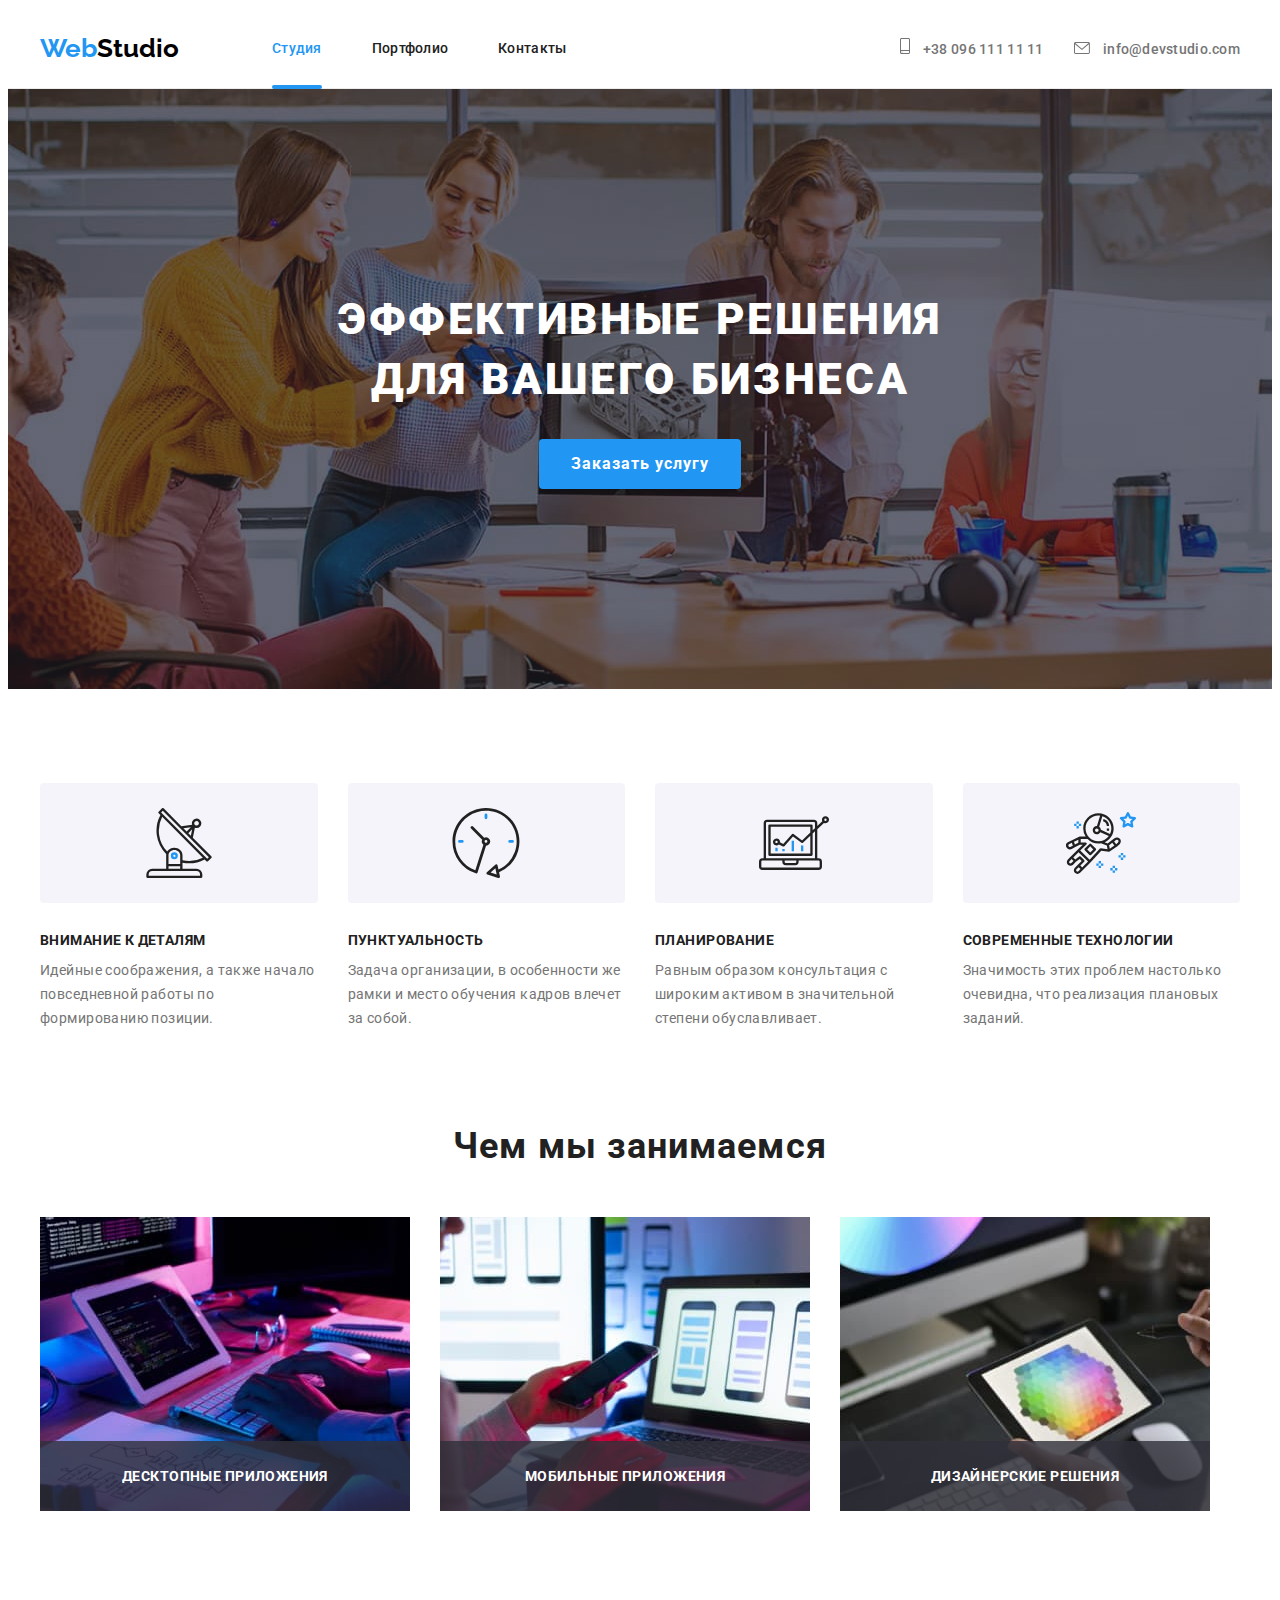
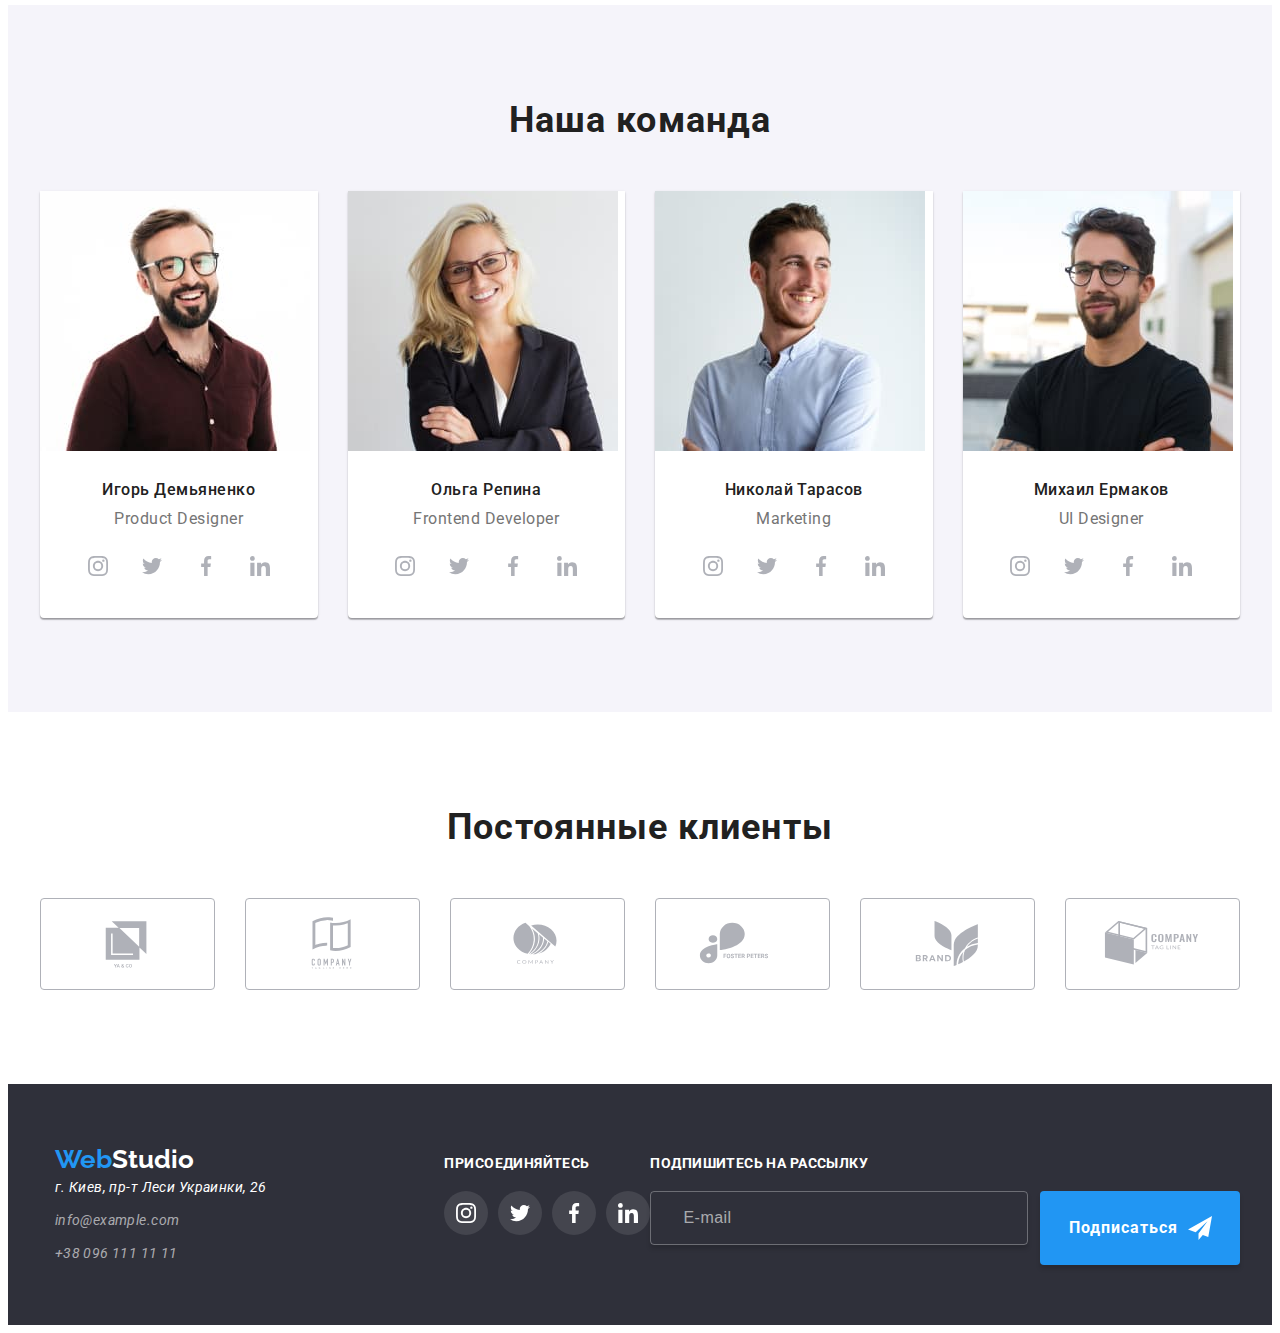
<file: index.html>
<!DOCTYPE html>
<html lang="ru">
    <head>
        <meta charset="UTF-8" />
        <meta http-equiv="X-UA-Compatible" content="IE=edge" />
        <meta name="viewport" content="width=device-width, initial-scale=1.0" />
        <title>Студия</title>
        <link rel="preconnect" href="https://fonts.googleapis.com" />
        <link rel="preconnect" href="https://fonts.gstatic.com" crossorigin />
        <link
            href="https://fonts.googleapis.com/css2?family=Raleway:wght@700&family=Roboto:wght@400;500;700;900&display=swap"
            rel="stylesheet"
        />
        <link rel="stylesheet" href="https://cdnjs.cloudflare.com/ajax/libs/modern-normalize/1.1.0/modern-normalize.min.css"
            integrity="sha512-wpPYUAdjBVSE4KJnH1VR1HeZfpl1ub8YT/NKx4PuQ5NmX2tKuGu6U/JRp5y+Y8XG2tV+wKQpNHVUX03MfMFn9Q=="
            crossorigin="anonymous" referrerpolicy="no-referrer" />
        <link rel="stylesheet" href="./css/main.min.css" />
    </head>

    <body>
        <header class="page-header">
            <div class="container container__page-header">
                    <a href="./index.html" class="logo page-header__logo" lang="en"
                        >Web<span class="logo__dark">Studio</span></a
                    >
                    <button type="button" class="menu-button" aria-expanded="false" data-menu-btn>
                        <svg width="40" height="40" aria-label="Переключатель мобильного меню">
                            <use class="menu-button__open" href="./images/icons.svg#mobile-menu"></use>
                            <use class="menu-button__close" href="./images/icons.svg#close_mobile-menu"></use>
                        </svg>
                    </button>
                    <div class="mobile-menu" data-menu>
<nav class="navigation">
    <ul class="navigation__list">
        <li class="navigation__item">
            <a class="navigation__link navigation__link--current" href="./index.html">Студия</a>
        </li>
        <li class="navigation__item">
            <a class="navigation__link" href="./portfolio.html">Портфолио</a>
        </li>
        <li class="navigation__item">
            <a class="navigation__link" href="#footer">Контакты</a>
        </li>
    </ul>
</nav>

                    </div>
                
                
                <ul class="contacts">
                    <li class="contacts__item">
                        <a class="contacts__link contacts__link--mobile" href="mailto:info@devstudio.com">
                            <svg class="contacts__icon" width="16" height="12">
                                <use href="./images/icons.svg#icon-email"></use>
                            </svg>
                            info@devstudio.com
                        </a>
                    </li>
                    <li class="contacts__item">
                        <a class="contacts__link contacts__link--mobile" href="tel:+380961111111">
                            <svg class="contacts__icon" width="10" height="16">
                                <use href="./images/icons.svg#icon-tel"></use>
                            </svg>
                            +38 096 111 11 11
                        </a>
                    </li>
                </ul>
                                    <ul class="mobile-socials">
                                        <li class="mobile-socials__item"><a href="" class="mobile-socials__link">Instagram</a></li>
                                        <li class="mobile-socials__item"><a href="" class="mobile-socials__link">Twitter</a></li>
                                        <li class="mobile-socials__item"><a href="" class="mobile-socials__link">Facebook</a></li>
                                        <li class="mobile-socials__item"><a href="" class="mobile-socials__link">LinkedIn</a></li>
                                    </ul>
            </div>
        </header>
        <main>
            <section class="hero">
                <div class="container">
                    <h1 class="hero__title">
                        Эффективные решения <br />
                        для вашего бизнеса
                    </h1>
                    <button class="hero__btn" type="button" data-modal-open>Заказать услугу</button>
                </div>
            </section>
            <section class="section">
                <div class="container">
                    <h2 class="visually-hidden">Наши достоинства</h2>
                    <ul class="benefits">
                        <li class="benefits__item">
                            <div class="benefits__inner">
                                <svg width="70" height="70">
                                    <use href="./images/icons.svg#icon-antenna"></use>
                                </svg>
                            </div>
                            <h3 class="benefits__title">Внимание к деталям</h3>
                            <p class="benefits__text">
                                Идейные соображения, а также начало повседневной работы по
                                формированию позиции.
                            </p>
                        </li>
                        <li class="benefits__item">
                            <div class="benefits__inner">
                                <svg width="70" height="70">
                                    <use href="./images/icons.svg#icon-clock"></use>
                                </svg>
                            </div>
                            <h3 class="benefits__title">Пунктуальность</h3>
                            <p class="benefits__text">
                                Задача организации, в особенности же рамки и место обучения кадров
                                влечет за собой.
                            </p>
                        </li>
                        <li class="benefits__item">
                            <div class="benefits__inner">
                                <svg width="70" height="70">
                                    <use href="./images/icons.svg#icon-diagram"></use>
                                </svg>
                            </div>
                            <h3 class="benefits__title">Планирование</h3>
                            <p class="benefits__text">
                                Равным образом консультация с широким активом в значительной степени
                                обуславливает.
                            </p>
                        </li>
                        <li class="benefits__item">
                            <div class="benefits__inner">
                                <svg width="70" height="70">
                                    <use href="./images/icons.svg#icon-astronaut"></use>
                                </svg>
                            </div>
                            <h3 class="benefits__title">Современные технологии</h3>
                            <p class="benefits__text">
                                Значимость этих проблем настолько очевидна, что реализация плановых
                                заданий.
                            </p>
                        </li>
                    </ul>
                </div>
            </section>
            <section class="section section--no-padding">
                <div class="container">
                    <h2 class="section__title">Чем мы занимаемся</h2>
                    <ul class="about">
                        <li class="about__item">
                            <div class="about__inner">
                            <picture>
                                <source srcset="
                                                        ./images/about-img-1-1x.jpg 1x,
                                                        ./images/about-img-1-2x.jpg 2x">
                                <img src="./images/about-img-1-1x.jpg" alt="Разработчик печатает">
                            </picture>
                                <p class="about__text">Десктопные приложения</p>
                            </div>
                        </li>
                        <li class="about__item">
                            <div class="about__inner">
                                <picture>
                                    <source srcset="
                                                                ./images/about-img-2-1x.jpg 1x,
                                                                ./images/about-img-2-2x.jpg 2x">
                                    <img src="./images/about-img-2-1x.jpg" alt="Подбор дизайна мобильного приложения"/>
                                </picture>
                            
                                <p class="about__text">Мобильные приложения</p>
                            </div>
                        </li>
                        <li class="about__item">
                            <div class="about__inner">
                                <picture>
                                    <source srcset="
                                                        ./images/about-img-3-1x.jpg 1x,
                                                        ./images/about-img-3-2x.jpg 2x">
                                    <img src="./images/about-img-3-1x.jpg" alt="Дизайнер выбирает цвет на планшете с помощью ручки"/>
                                
                                </picture>
                                <p class="about__text">Дизайнерские решения</p>
                            </div>
                        </li>
                    </ul>
                </div>
            </section>
            <section class="section section--background-change">
                <div class="container">
                    <h2 class="section__title">Наша команда</h2>
                    <ul class="team">
                        <li class="team__item">
                                        <picture>
                                                        <source srcset="
                                                                                ./images/product-designer-desk-1x.jpg 1x,
                                                                                ./images/product-designer-desk-2x.jpg 2x" media="(min-width: 1200px)">
                                                        <source srcset="
                                                                                ./images/product-designer-tab-1x.jpg 1x,
                                                                                ./images/product-designer-tab-2x.jpg 2x" media="(min-width: 768px)">
                                                        <source srcset="
                                                                                ./images/product-designer-mob-1x.jpg 1x,
                                                                                ./images/product-designer-mob-2x.jpg 2x" media="(max-width: 767.9px)">
                                                        <img src="./images/product-designer.jpg" alt="Фотография мужчины в очках и рубашке"/>
                                        </picture>
                            
                            <div class="team__inner">
                                <h3 class="team__title">Игорь Демьяненко</h3>
                                <p class="team__text" lang="en">Product Designer</p>
                                <ul class="social">
                                    <li class="social__item">
                                        <a
                                            class="social__link"
                                            href=""
                                            target="_blank"
                                            rel="noopener noreferrer nofollow"
                                        >
                                            <svg class="icon" width="20" height="20">
                                                <use href="./images/icons.svg#icon-instagram"></use>
                                            </svg>
                                        </a>
                                    </li>
                                    <li class="social__item">
                                        <a
                                            class="social__link"
                                            href=""
                                            target="_blank"
                                            rel="noopener noreferrer nofollow"
                                        >
                                            <svg width="20" height="20">
                                                <use href="./images/icons.svg#icon-twitter"></use>
                                            </svg>
                                        </a>
                                    </li>
                                    <li class="social__item">
                                        <a
                                            class="social__link"
                                            href=""
                                            target="_blank"
                                            rel="noopener noreferrer nofollow"
                                        >
                                            <svg width="20" height="20">
                                                <use href="./images/icons.svg#icon-facebook"></use>
                                            </svg>
                                        </a>
                                    </li>
                                    <li class="social__item">
                                        <a
                                            class="social__link"
                                            href=""
                                            target="_blank"
                                            rel="noopener noreferrer nofollow"
                                        >
                                            <svg width="20" height="20">
                                                <use href="./images/icons.svg#icon-linkedin"></use>
                                            </svg>
                                        </a>
                                    </li>
                                </ul>
                            </div>
                        </li>
                        <li class="team__item">
                            <picture>
                                <source srcset="
                                                        ./images/frontend-developer-desk-1x.jpg 1x,
                                                        ./images/frontend-developer-desk-2x.jpg 2x" media="(min-width: 1200px)">
                                <source srcset="
                                                        ./images/frontend-developer-tab-1x.jpg 1x,
                                                        ./images/frontend-developer-tab-2x.jpg 2x" media="(min-width: 768px)">
                                <source srcset="
                                                        ./images/frontend-developer-mob-1x.jpg 1x,
                                                        ./images/frontend-developer-mob-2x.jpg 2x" media="(max-width: 767.9px)">
                                <img src="./images/frontend-developer.jpg" alt="Фотография женщины в очках и пиджаке"/>
                            </picture>
                            
                            <div class="team__inner">
                                <h3 class="team__title">Ольга Репина</h3>
                                <p class="team__text" lang="en">Frontend Developer</p>
                                <ul class="social">
                                    <li class="social__item">
                                        <a
                                            class="social__link"
                                            href=""
                                            target="_blank"
                                            rel="noopener noreferrer nofollow"
                                        >
                                            <svg width="20" height="20">
                                                <use href="./images/icons.svg#icon-instagram"></use>
                                            </svg>
                                        </a>
                                    </li>
                                    <li class="social__item">
                                        <a
                                            class="social__link"
                                            href=""
                                            target="_blank"
                                            rel="noopener noreferrer nofollow"
                                        >
                                            <svg width="20" height="20">
                                                <use href="./images/icons.svg#icon-twitter"></use>
                                            </svg>
                                        </a>
                                    </li>
                                    <li class="social__item">
                                        <a
                                            class="social__link"
                                            href=""
                                            target="_blank"
                                            rel="noopener noreferrer nofollow"
                                        >
                                            <svg width="20" height="20">
                                                <use href="./images/icons.svg#icon-facebook"></use>
                                            </svg>
                                        </a>
                                    </li>
                                    <li class="social__item">
                                        <a
                                            class="social__link"
                                            href=""
                                            target="_blank"
                                            rel="noopener noreferrer nofollow"
                                        >
                                            <svg width="20" height="20">
                                                <use href="./images/icons.svg#icon-linkedin"></use>
                                            </svg>
                                        </a>
                                    </li>
                                </ul>
                            </div>
                        </li>
                        <li class="team__item">
                                                    <picture>
                                                        <source srcset="
                                                                                    ./images/marketing-desk-1x.jpg 1x,
                                                                                    ./images/marketing-desk-2x.jpg 2x" media="(min-width: 1200px)">
                                                        <source srcset="
                                                                                    ./images/marketing-tab-1x.jpg 1x,
                                                                                    ./images/marketing-tab-2x.jpg 2x" media="(min-width: 768px)">
                                                        <source srcset="
                                                                                    ./images/marketing-mob-1x.jpg 1x,
                                                                                    ./images/marketing-mob-2x.jpg 2x" media="(max-width: 767.9px)">
                                                        <img src="./images/marketing.jpg" alt="Фотография мужчины в голубой рубашке"/>
                                                    </picture>
                           
                            <div class="team__inner">
                                <h3 class="team__title">Николай Тарасов</h3>
                                <p class="team__text" lang="en">Marketing</p>
                                <ul class="social">
                                    <li class="social__item">
                                        <a
                                            class="social__link"
                                            href=""
                                            target="_blank"
                                            rel="noopener noreferrer nofollow"
                                        >
                                            <svg width="20" height="20">
                                                <use href="./images/icons.svg#icon-instagram"></use>
                                            </svg>
                                        </a>
                                    </li>
                                    <li class="social__item">
                                        <a
                                            class="social__link"
                                            href=""
                                            target="_blank"
                                            rel="noopener noreferrer nofollow"
                                        >
                                            <svg width="20" height="20">
                                                <use href="./images/icons.svg#icon-twitter"></use>
                                            </svg>
                                        </a>
                                    </li>
                                    <li class="social__item">
                                        <a
                                            class="social__link"
                                            href=""
                                            target="_blank"
                                            rel="noopener noreferrer nofollow"
                                        >
                                            <svg width="20" height="20">
                                                <use href="./images/icons.svg#icon-facebook"></use>
                                            </svg>
                                        </a>
                                    </li>
                                    <li class="social__item">
                                        <a
                                            class="social__link"
                                            href=""
                                            target="_blank"
                                            rel="noopener noreferrer nofollow"
                                        >
                                            <svg width="20" height="20">
                                                <use href="./images/icons.svg#icon-linkedin"></use>
                                            </svg>
                                        </a>
                                    </li>
                                </ul>
                            </div>
                        </li>
                        <li class="team__item">
                            <picture>
                                <source srcset="
                                                            ./images/ui-designer-desk-1x.jpg 1x,
                                                            ./images/ui-designer-desk-2x.jpg 2x" media="(min-width: 1200px)">
                                <source srcset="
                                                            ./images/ui-designer-tab-1x.jpg 1x,
                                                            ./images/ui-designer-tab-2x.jpg 2x" media="(min-width: 768px)">
                                <source srcset="
                                                            ./images/ui-designer-mob-1x.jpg 1x,
                                                            ./images/ui-designer-mob-2x.jpg 2x" media="(max-width: 767.9px)">
                            <img src="./images/ui-designer.jpg" alt="Фотография мужчины в очках и чёрной футболке" />
                            </picture>
                            
                            <div class="team__inner">
                                <h3 class="team__title">Михаил Ермаков</h3>
                                <p class="team__text" lang="en">UI Designer</p>
                                <ul class="social">
                                    <li class="social__item">
                                        <a
                                            class="social__link"
                                            href=""
                                            target="_blank"
                                            rel="noopener noreferrer nofollow"
                                        >
                                            <svg width="20" height="20">
                                                <use href="./images/icons.svg#icon-instagram"></use>
                                            </svg>
                                        </a>
                                    </li>
                                    <li class="social__item">
                                        <a
                                            class="social__link"
                                            href=""
                                            target="_blank"
                                            rel="noopener noreferrer nofollow"
                                        >
                                            <svg width="20" height="20">
                                                <use href="./images/icons.svg#icon-twitter"></use>
                                            </svg>
                                        </a>
                                    </li>
                                    <li class="social__item">
                                        <a
                                            class="social__link"
                                            href=""
                                            target="_blank"
                                            rel="noopener noreferrer nofollow"
                                        >
                                            <svg width="20" height="20">
                                                <use href="./images/icons.svg#icon-facebook"></use>
                                            </svg>
                                        </a>
                                    </li>
                                    <li class="social__item">
                                        <a
                                            class="social__link"
                                            href=""
                                            target="_blank"
                                            rel="noopener noreferrer nofollow"
                                        >
                                            <svg width="20" height="20">
                                                <use href="./images/icons.svg#icon-linkedin"></use>
                                            </svg>
                                        </a>
                                    </li>
                                </ul>
                            </div>
                        </li>
                    </ul>
                </div>
            </section>
            <section class="section">
                <div class="container">
                    <h2 class="section__title">Постоянные клиенты</h2>
                    <ul class="company">
                        <li class="company__item">
                            <a class="company__link" href="">
                                <svg class="company__icon" width="106" height="60">
                                    <use href="./images/icons.svg#icon-logo"></use>
                                </svg>
                            </a>
                        </li>
                        <li class="company__item">
                            <a class="company__link" href="">
                                <svg class="company__icon" width="106" height="60">
                                    <use href="./images/icons.svg#icon-logo-1"></use>
                                </svg>
                            </a>
                        </li>
                        <li class="company__item">
                            <a class="company__link" href="">
                                <svg class="company__icon" width="106" height="60">
                                    <use href="./images/icons.svg#icon-logo-2"></use>
                                </svg>
                            </a>
                        </li>
                        <li class="company__item">
                            <a class="company__link" href="">
                                <svg class="company__icon" width="106" height="60">
                                    <use href="./images/icons.svg#icon-logo-3"></use>
                                </svg>
                            </a>
                        </li>
                        <li class="company__item">
                            <a class="company__link" href="">
                                <svg class="company__icon" width="106" height="60">
                                    <use href="./images/icons.svg#icon-logo-4"></use>
                                </svg>
                            </a>
                        </li>
                        <li class="company__item">
                            <a class="company__link" href="">
                                <svg class="company__icon" width="106" height="60">
                                    <use href="./images/icons.svg#icon-logo-5"></use>
                                </svg>
                            </a>
                        </li>
                    </ul>
                </div>
            </section>
        </main>
        <footer class="page-footer" id="footer">
            <div class="container container__page-footer">
                <div class="page-footer__wrap">
                    <div class="footer-nav">
                        <a href="./index.html" class="logo" lang="en">Web<span class="logo__light">Studio</span></a>
                        <address class="address">
                            <ul>
                                <li class="address__item">
                                    <a class="address__link address__link--white" href="https://goo.gl/maps/MPY8tiYrMEpFKNov8" target="_blank"
                                        rel="noopener noreferrer nofollow">г. Киев, пр-т Леси Украинки, 26</a>
                                </li>
                                <li class="address__item">
                                    <a class="address__link" href="mailto:info@example.com">info@example.com</a>
                                </li>
                                <li class="address__item">
                                    <a class="address__link" href="tel:+380961111111">+38 096 111 11 11</a>
                                </li>
                            </ul>
                        </address>
                    </div>
                </div>
                <div class="page-footer__icons-wrap">
                    <p class="page-footer__text">Присоединяйтесь</p>
                    <ul class="social">
                        <li class="social__item">
                            <a
                                class="social__link--white"
                                href="https://www.instagram.com/"
                                target="_blank"
                                rel="noopener noreferrer nofollow"
                            >
                                <svg width="20" height="20">
                                    <use href="./images/icons.svg#icon-instagram"></use>
                                </svg>
                            </a>
                        </li>
                        <li class="social__item">
                            <a
                                class="social__link--white"
                                href="https://twitter.com/"
                                target="_blank"
                                rel="noopener noreferrer nofollow"
                            >
                                <svg width="20" height="20">
                                    <use href="./images/icons.svg#icon-twitter"></use>
                                </svg>
                            </a>
                        </li>
                        <li class="social__item">
                            <a
                                class="social__link--white"
                                href="https://www.facebook.com/"
                                target="_blank"
                                rel="noopener noreferrer nofollow"
                            >
                                <svg width="20" height="20">
                                    <use href="./images/icons.svg#icon-facebook"></use>
                                </svg>
                            </a>
                        </li>
                        <li class="social__item">
                            <a
                                class="social__link--white"
                                href="https://www.linkedin.com/"
                                target="_blank"
                                rel="noopener noreferrer nofollow"
                            >
                                <svg width="20" height="20">
                                    <use href="./images/icons.svg#icon-linkedin"></use>
                                </svg>
                            </a>
                        </li>
                    </ul>
                </div>
                <form class="footer-form">
                    <p class="footer-form__text">Подпишитесь на рассылку</p>
                    <div class="footer-form__inner">
                        <input
                            class="footer-form__input"
                            type="email"
                            name="email"
                            placeholder="E-mail"
                        />
                        <button class="page-footer__btn" type="submit">
                            Подписаться
                            <svg class="btn__icon" width="24" height="24">
                                <use href="./images/icons.svg#icon-send"></use>
                            </svg>
                        </button>
                    </div>
                </form>
            </div>
        </footer>
        <div class="backdrop backdrop--is-hidden" data-modal>
            <div class="modal-form__wrap">
                <form class="modal-form">
                    <button class="modal-form__close-btn" data-modal-close>
                        <svg class="modal-form__close-icon" width="18" height="18">
                            <use href="./images/icons.svg#icon-close-black"></use>
                        </svg>
                    </button>
                    <p class="modal-form__title">Оставьте свои данные, мы вам перезвоним</p>
                    <label class="modal-form__field"
                        >Имя
                        <input
                            class="modal-form__input"
                            type="text"
                            name="name"
                            placeholder=" "
                            data-placeholder="Имя Фамилия"
                        />
                        <svg class="modal-form__icon" width="18" height="18">
                            <use href="./images/icons.svg#icon-person-form"></use>
                        </svg>
                    </label>
                    <label class="modal-form__field"
                        >Телефон
                        <input
                            class="modal-form__input"
                            type="tel"
                            name="tel"
                            id="tel"
                            placeholder=" "
                            data-placeholder="+3800-00-00-000"
                        />
                        <svg class="modal-form__icon" width="18" height="18">
                            <use href="./images/icons.svg#icon-phone-form"></use>
                        </svg>
                    </label>
                    <label class="modal-form__field">
                        Почта
                        <input
                            class="modal-form__input"
                            type="email"
                            name="email"
                            id="email"
                            placeholder=" "
                            data-placeholder="mail@mail.com"
                        />
                        <svg class="modal-form__icon" width="18" height="18">
                            <use href="./images/icons.svg#icon-email-form"></use>
                        </svg>
                    </label>
                    <label class="modal-form__field modal-form__field--margin"
                        >Комментарий<textarea
                            class="modal-form__textarea"
                            name="comment"
                            placeholder="Введите текст"
                            data-placeholder="Введите текст"
                        ></textarea>
                    </label>
                    <label class="modal-form__terms">
                        <input
                            class="modal-form__checkbox visually-hidden"
                            type="checkbox"
                            name="checkbox"
                        />
                        <svg class="modal-form__checkbox-icon" width="16" height="15">
                            <use href="images/icons.svg#icon-checkbox"></use>
                        </svg>
                        <svg class="modal-form__check-icon" width="16" height="15">
                            <use href="images/icons.svg#icon-check"></use>
                        </svg>
                        Соглашаюсь с рассылкой и принимаю&nbsp;<a class="modal-form__link" href="#"
                            >Условия договора</a
                        >
                    </label>
                    <button class="modal-form__btn" type="submit">Отправить</button>
                </form>
            </div>
        </div>
        <script src="./js/modal.js"></script>
        <script src="./js/mobile-menu.js"></script>
    </body>
</html>
</file>
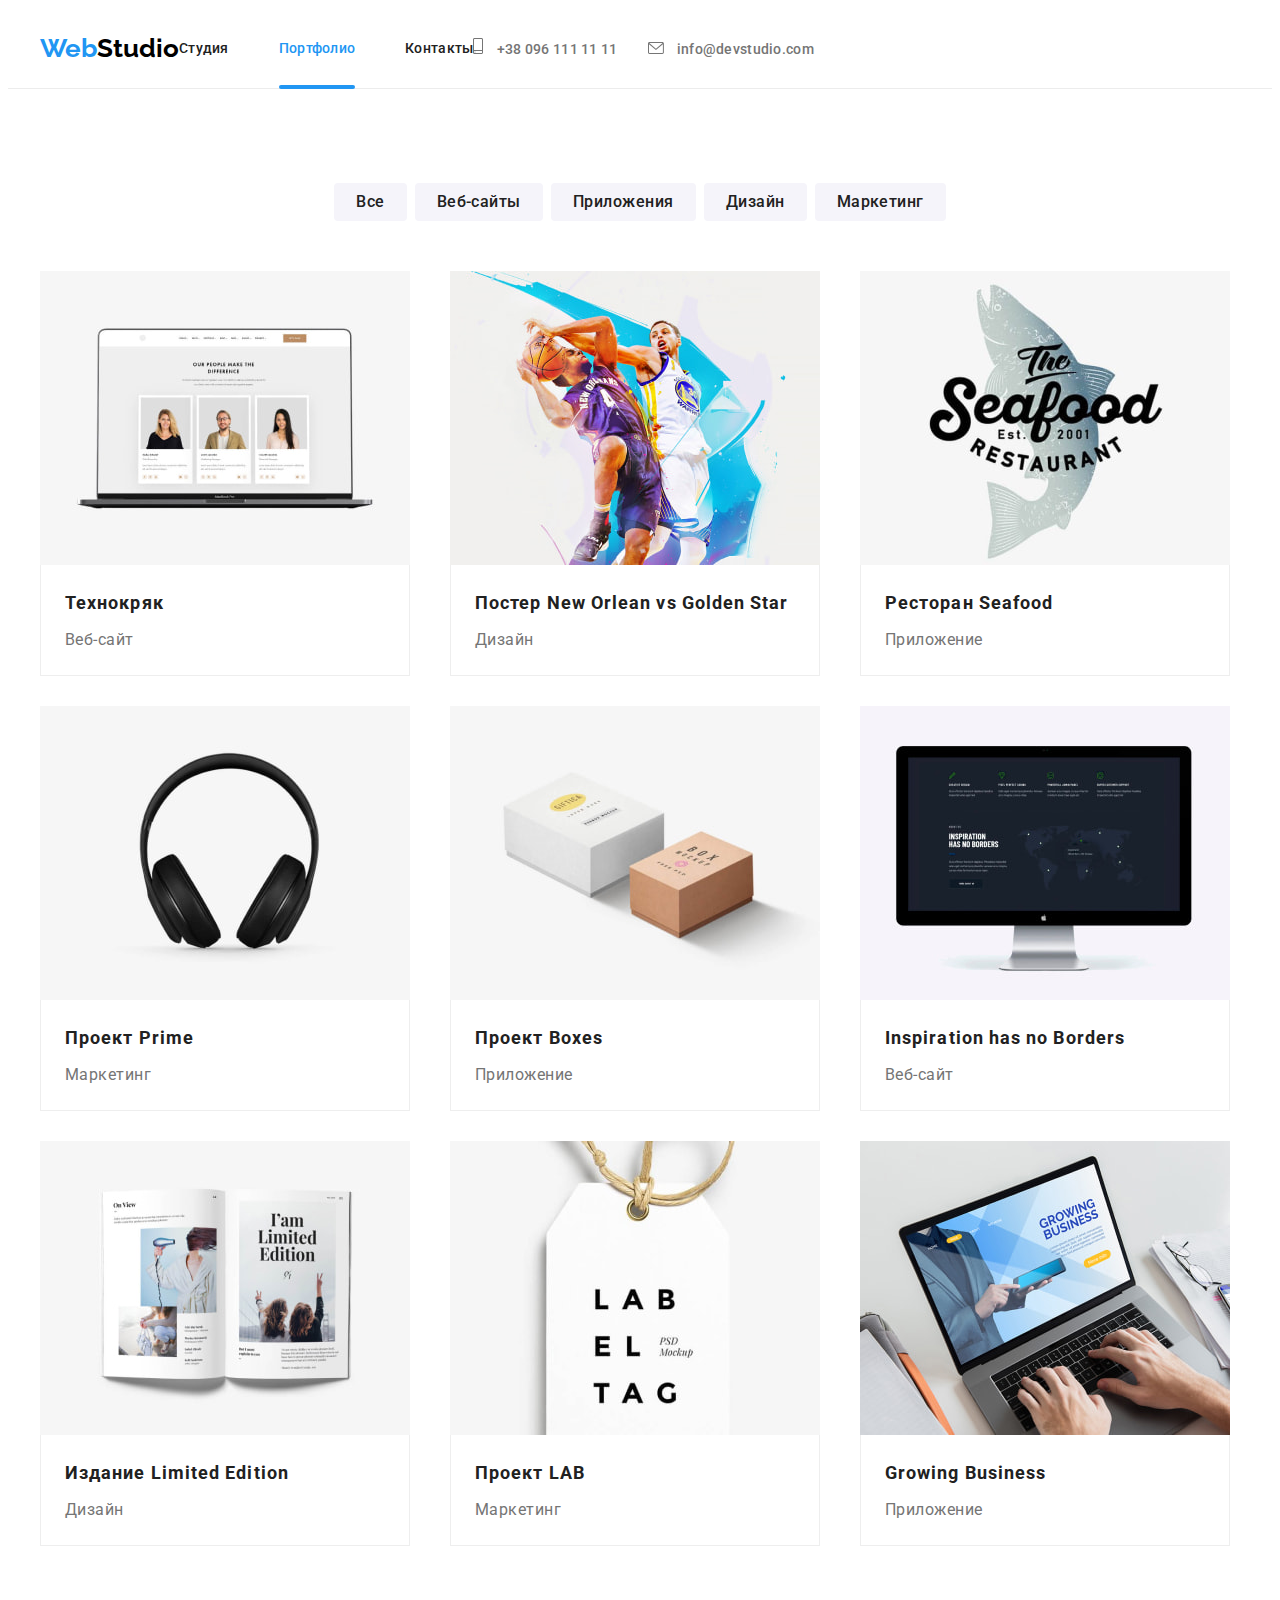
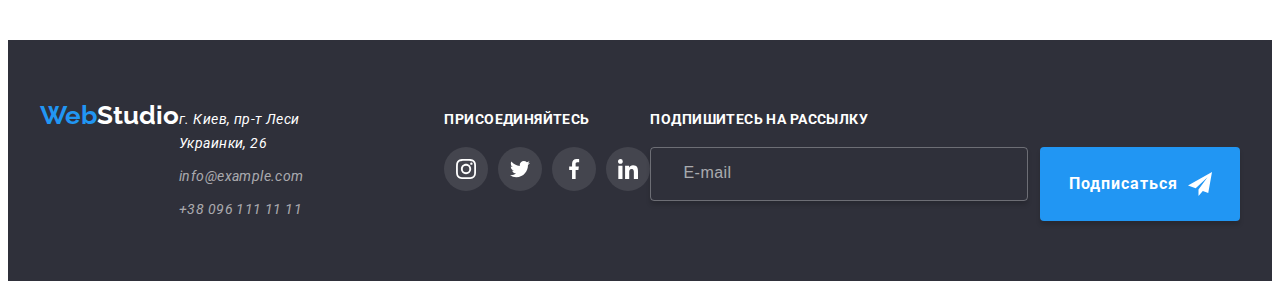
<file: portfolio.html>
<!DOCTYPE html>
<html lang="ru">
    <head>
        <meta charset="UTF-8" />
        <meta http-equiv="X-UA-Compatible" content="IE=edge" />
        <meta name="viewport" content="width=device-width, initial-scale=1.0" />
        <title>Портфолио</title>
        <link rel="preconnect" href="https://fonts.googleapis.com" />
        <link rel="preconnect" href="https://fonts.gstatic.com" crossorigin />
        <link
            href="https://fonts.googleapis.com/css2?family=Raleway:wght@700&family=Roboto:wght@400;500;700;900&display=swap"
            rel="stylesheet"
        />
        <link rel="stylesheet" href="https://cdnjs.cloudflare.com/ajax/libs/modern-normalize/1.1.0/modern-normalize.min.css"
            integrity="sha512-wpPYUAdjBVSE4KJnH1VR1HeZfpl1ub8YT/NKx4PuQ5NmX2tKuGu6U/JRp5y+Y8XG2tV+wKQpNHVUX03MfMFn9Q=="
            crossorigin="anonymous" referrerpolicy="no-referrer" />
        <link rel="stylesheet" href="./css/main.min.css" />
    </head>
    <body>
        <header class="page-header">
            <div class= "container container__page-header">
                <nav class="navigation">
                    <a href="./index.html" class="logo page-header__logo" lang="en">Web<span
                            class="logo__dark">Studio</span></a>
                    <ul class="navigation__list">
                        <li class="navigation__item">
                            <a class="navigation__link " href="./index.html">Студия</a>
                        </li>
                        <li class="navigation__item">
                            <a class="navigation__link navigation__link--current" href="./portfolio.html">Портфолио</a>
                        </li>
                        <li class="navigation__item">
                            <a class="navigation__link" href="#footer">Контакты</a>
                        </li>
                    </ul>
                </nav>
                <ul class="contacts">
                    <li class="contacts__item">
                        <a class="contacts__link" href="mailto:info@devstudio.com">
                            <svg class="contacts__icon" width="16" height="12">
                                <use href="./images/icons.svg#icon-email"></use>
                            </svg>
                            info@devstudio.com
                        </a>
                    </li>
                    <li class="contacts__item">
                        <a class="contacts__link" href="tel:+380961111111">
                            <svg class="contacts__icon" width="10" height="16">
                                <use href="./images/icons.svg#icon-tel"></use>
                            </svg>
                            +38 096 111 11 11
                        </a>
                    </li>
                </ul>
            </div>
        </header>
        <main>
            <section class="section">
                <div class="container">
                    <h1 class="visually-hidden">Портфолио</h1>
                    <ul class="filter">
                        <li class="filter__item">
                            <button class="filter__btn" type="button">Все</button>
                        </li>
                        <li class="filter__item">
                            <button class="filter__btn" type="button">Веб-сайты</button>
                        </li>
                        <li class="filter__item">
                            <button class="filter__btn" type="button">Приложения</button>
                        </li>
                        <li class="filter__item">
                            <button class="filter__btn" type="button">Дизайн</button>
                        </li>
                        <li class="filter__item">
                            <button class="filter__btn" type="button">Маркетинг</button>
                        </li>
                    </ul>
                    <ul class="works">
                        <li class="works__item">
                            <a class="works__link" href="">
                                <div class="thumb">
                                    <img
                                        src="./images/portfolio-images/img.jpg"
                                        alt="Ноутбук с открытым веб-сайтом"
                                        width="370"
                                    />
                                    <div class="thumb__overlay">
                                        <p class="thumb__text">
                                            Технокряк это современная площадка распространения
                                            коронавируса. Компании используют эту платформу для
                                            цифрового шпионажа и атак на защищённые сервера
                                            конкурентов.
                                        </p>
                                    </div>
                                </div>
                                <div class="works__wrap">
                                    <h2 class="works__title">Технокряк</h2>
                                    <p class="works__text">Веб-сайт</p>
                                </div>
                            </a>
                        </li>
                        <li class="works__item">
                            <a class="works__link" href="">
                                <div class="thumb">
                                    <img
                                        src="./images/portfolio-images/img-1.jpg"
                                        alt="Два баскетболиста во время игры с мячом"
                                        width="370"
                                    />
                                    <div class="thumb__overlay">
                                        <p class="thumb__text">
                                            Технокряк это современная площадка распространения
                                            коронавируса. Компании используют эту платформу для
                                            цифрового шпионажа и атак на защищённые сервера
                                            конкурентов.
                                        </p>
                                    </div>
                                </div>
                                <div class="works__wrap">
                                    <h2 class="works__title">
                                        Постер <span lang="en">New Orlean vs Golden Star</span>
                                    </h2>
                                    <p class="works__text">Дизайн</p>
                                </div>
                            </a>
                        </li>
                        <li class="works__item">
                            <a class="works__link" href="">
                                <div class="thumb">
                                    <img
                                        src="./images/portfolio-images/img-2.jpg"
                                        alt="Логотип рыба с надписью"
                                        width="370"
                                    />
                                    <div class="thumb__overlay">
                                        <p class="thumb__text">
                                            Технокряк это современная площадка распространения
                                            коронавируса. Компании используют эту платформу для
                                            цифрового шпионажа и атак на защищённые сервера
                                            конкурентов.
                                        </p>
                                    </div>
                                </div>
                                <div class="works__wrap">
                                    <h2 class="works__title">
                                        Ресторан <span lang="en">Seafood</span>
                                    </h2>
                                    <p class="works__text">Приложение</p>
                                </div>
                            </a>
                        </li>
                        <li class="works__item">
                            <a class="works__link" href="">
                                <div class="thumb">
                                    <img
                                        src="./images/portfolio-images/img-3.jpg"
                                        alt="Накладные чёрные наушники"
                                        width="370"
                                    />
                                    <div class="thumb__overlay">
                                        <p class="thumb__text">
                                            Технокряк это современная площадка распространения
                                            коронавируса. Компании используют эту платформу для
                                            цифрового шпионажа и атак на защищённые сервера
                                            конкурентов.
                                        </p>
                                    </div>
                                </div>
                                <div class="works__wrap">
                                    <h2 class="works__title">
                                        Проект <span lang="en">Prime</span>
                                    </h2>
                                    <p class="works__text">Маркетинг</p>
                                </div>
                            </a>
                        </li>
                        <li class="works__item">
                            <a class="works__link" href="">
                                <div class="thumb">
                                    <img
                                        src="./images/portfolio-images/img-4.jpg"
                                        alt="Две коробки"
                                        width="370"
                                    />
                                    <div class="thumb__overlay">
                                        <p class="thumb__text">
                                            Технокряк это современная площадка распространения
                                            коронавируса. Компании используют эту платформу для
                                            цифрового шпионажа и атак на защищённые сервера
                                            конкурентов.
                                        </p>
                                    </div>
                                </div>
                                <div class="works__wrap">
                                    <h2 class="works__title">
                                        Проект <span lang="en">Boxes</span>
                                    </h2>
                                    <p class="works__text">Приложение</p>
                                </div>
                            </a>
                        </li>
                        <li class="works__item">
                            <a class="works__link" href="">
                                <div class="thumb">
                                    <img
                                        src="./images/portfolio-images/img-5.jpg"
                                        alt="Моноблок"
                                        width="370"
                                    />
                                    <div class="thumb__overlay">
                                        <p class="thumb__text">
                                            Технокряк это современная площадка распространения
                                            коронавируса. Компании используют эту платформу для
                                            цифрового шпионажа и атак на защищённые сервера
                                            конкурентов.
                                        </p>
                                    </div>
                                </div>
                                <div class="works__wrap">
                                    <h2 class="works__title" lang="en">
                                        Inspiration has no Borders
                                    </h2>
                                    <p class="works__text">Веб-сайт</p>
                                </div>
                            </a>
                        </li>
                        <li class="works__item">
                            <a class="works__link" href="">
                                <div class="thumb">
                                    <img
                                        src="./images/portfolio-images/img-6.jpg"
                                        alt="Открытый журнал"
                                        width="370"
                                    />
                                    <div class="thumb__overlay">
                                        <p class="thumb__text">
                                            Технокряк это современная площадка распространения
                                            коронавируса. Компании используют эту платформу для
                                            цифрового шпионажа и атак на защищённые сервера
                                            конкурентов.
                                        </p>
                                    </div>
                                </div>
                                <div class="works__wrap">
                                    <h2 class="works__title">
                                        Издание <span lang="en">Limited Edition</span>
                                    </h2>
                                    <p class="works__text">Дизайн</p>
                                </div>
                            </a>
                        </li>
                        <li class="works__item">
                            <a class="works__link" href="">
                                <div class="thumb">
                                    <img
                                        src="./images/portfolio-images/img-7.jpg"
                                        alt="Белый ярлык"
                                        width="370"
                                    />
                                    <div class="thumb__overlay">
                                        <p class="thumb__text">
                                            Технокряк это современная площадка распространения
                                            коронавируса. Компании используют эту платформу для
                                            цифрового шпионажа и атак на защищённые сервера
                                            конкурентов.
                                        </p>
                                    </div>
                                </div>
                                <div class="works__wrap">
                                    <h2 class="works__title">Проект LAB</h2>
                                    <p class="works__text">Маркетинг</p>
                                </div>
                            </a>
                        </li>
                        <li class="works__item">
                            <a class="works__link" href="">
                                <div class="thumb">
                                    <img
                                        src="./images/portfolio-images/img-8.jpg"
                                        alt="Мужские руки за ноутбуком"
                                        width="370"
                                    />
                                    <div class="thumb__overlay">
                                        <p class="thumb__text">
                                            Технокряк это современная площадка распространения
                                            коронавируса. Компании используют эту платформу для
                                            цифрового шпионажа и атак на защищённые сервера
                                            конкурентов.
                                        </p>
                                    </div>
                                </div>
                                <div class="works__wrap">
                                    <h2 class="works__title" lang="en">Growing Business</h2>
                                    <p class="works__text">Приложение</p>
                                </div>
                            </a>
                        </li>
                    </ul>
                </div>
            </section>
        </main>
        <footer class="page-footer" id="footer">
            <div class="container container__page-footer">
                <div class="page-footer__wrap">
                    <a href="./index.html" class="logo" lang="en">Web<span class="logo__light">Studio</span></a>
                    <address class="address">
                        <ul>
                            <li class="address__item">
                                <a class="address__link address__link--white" href="https://goo.gl/maps/MPY8tiYrMEpFKNov8"
                                    target="_blank" rel="noopener noreferrer nofollow">г. Киев, пр-т Леси Украинки, 26</a>
                            </li>
                            <li class="address__item">
                                <a class="address__link" href="mailto:info@example.com">info@example.com</a>
                            </li>
                            <li class="address__item">
                                <a class="address__link" href="tel:+380961111111">+38 096 111 11 11</a>
                            </li>
                        </ul>
                    </address>
                </div>
                <div class="page-footer__icons-wrap">
                    <p class="page-footer__text">Присоединяйтесь</p>
                    <ul class="social">
                        <li class="social__item">
                            <a class="social__link--white" href="https://www.instagram.com/" target="_blank"
                                rel="noopener noreferrer nofollow">
                                <svg width="20" height="20">
                                    <use href="./images/icons.svg#icon-instagram"></use>
                                </svg>
                            </a>
                        </li>
                        <li class="social__item">
                            <a class="social__link--white" href="https://twitter.com/" target="_blank"
                                rel="noopener noreferrer nofollow">
                                <svg width="20" height="20">
                                    <use href="./images/icons.svg#icon-twitter"></use>
                                </svg>
                            </a>
                        </li>
                        <li class="social__item">
                            <a class="social__link--white" href="https://www.facebook.com/" target="_blank"
                                rel="noopener noreferrer nofollow">
                                <svg width="20" height="20">
                                    <use href="./images/icons.svg#icon-facebook"></use>
                                </svg>
                            </a>
                        </li>
                        <li class="social__item">
                            <a class="social__link--white" href="https://www.linkedin.com/" target="_blank"
                                rel="noopener noreferrer nofollow">
                                <svg width="20" height="20">
                                    <use href="./images/icons.svg#icon-linkedin"></use>
                                </svg>
                            </a>
                        </li>
                    </ul>
                </div>
                <form class="footer-form">
                    <p class="footer-form__text">Подпишитесь на рассылку</p>
                    <div class="footer-form__inner">
                        <input class="footer-form__input" type="email" name="email" placeholder="E-mail" />
                        <button class="page-footer__btn" type="submit">
                            Подписаться
                            <svg class="btn__icon" width="24" height="24">
                                <use href="./images/icons.svg#icon-send"></use>
                            </svg>
                        </button>
                    </div>
                </form>
            </div>
        </footer>
    </body>
</html>
</file>
<file: css/main.min.css>
body{font-family:"Roboto",sans-serif;color:#757575;background-color:#fff}ul,h1,h2,h3{list-style:none;margin:0;padding:0}a{text-decoration:none}img{display:block;max-width:100%;height:auto}.visually-hidden{position:absolute;white-space:nowrap;width:1px;height:1px;overflow:hidden;border:0;padding:0;clip:rect(0 0 0 0);clip-path:inset(50%);margin:-1px}.modal-form__btn,.page-footer__btn,.hero__btn{font-family:inherit;font-weight:700;font-size:16px;line-height:1.87;letter-spacing:.06em;border:rgba(0,0,0,0);color:#fff;background-color:#2196f3;box-shadow:0px 4px 4px rgba(0,0,0,.15);border-radius:4px;cursor:pointer;transition-property:background-color 250ms cubic-bezier(0.4, 0, 0.2, 1)}.modal-form__btn:hover,.page-footer__btn:hover,.hero__btn:hover,.modal-form__btn:focus,.page-footer__btn:focus,.hero__btn:focus{background-color:#188ce8}.social__link--white,.social__link{display:flex;align-items:center;justify-content:center;width:100%;height:100%;border-radius:50%}.page-header{border-bottom:1px solid #ececec}@media screen and (min-width: 768px){.navigation{display:flex;align-items:center}}@media screen and (min-width: 768px){.navigation__list{display:flex;align-items:center}}@media screen and (max-width: 767px){.navigation__item:not(:last-child){margin-bottom:32px}}@media screen and (min-width: 768px){.navigation__item:not(:last-child){margin-right:50px}}.navigation__link{font-size:40px;font-weight:500;line-height:1.172;letter-spacing:.02em;color:#212121;transition:color 250ms cubic-bezier(0.4, 0, 0.2, 1)}@media screen and (min-width: 768px){.navigation__link{font-size:14px;font-weight:500;line-height:1.1428571429;letter-spacing:.02em;display:block;padding-top:32px;padding-bottom:32px}}.navigation__link:hover,.navigation__link:focus{color:#2196f3}.navigation__link--current{color:#2196f3}@media screen and (min-width: 768px){.navigation__link--current{position:relative}.navigation__link--current::after{position:absolute;bottom:-1px;left:0;content:"";display:block;width:100%;height:4px;background:#2196f3;border-radius:2px}}@media screen and (min-width: 768px){.contacts{display:flex;flex-direction:column-reverse}}@media screen and (min-width: 1200px){.contacts{flex-direction:row-reverse;align-items:center}}@media screen and (max-width: 767px){.contacts{margin-bottom:64px}}@media screen and (max-width: 767px){.contacts__item:not(:last-child){margin-bottom:32px}}@media screen and (max-width: 1199px){.contacts__item:not(:first-child){margin-bottom:10px}}@media screen and (min-width: 1200px){.contacts__item:not(:last-child){margin-left:30px}}.contacts__link{font-size:24px;font-weight:500;line-height:1.1720833333;letter-spacing:.02em;color:#757575;transition:color 250ms cubic-bezier(0.4, 0, 0.2, 1)}.contacts__link:hover,.contacts__link:focus{color:#2196f3}.contacts__link--mobile{font-size:34px;font-weight:500;line-height:1.1764705882;letter-spacing:.02em}@media screen and (max-width: 767px){.contacts__link--mobile{color:#2196f3}}@media screen and (min-width: 768px){.contacts__link{font-size:14px;font-weight:500;line-height:1.1428571429;letter-spacing:.02em}}.contacts__icon{margin-right:10px;fill:currentColor}@media screen and (max-width: 767px){.contacts__icon{display:none}}.contacts__icon:hover{fill:#2196f3}.section{padding-top:60px;padding-bottom:60px}@media screen and (min-width: 1200px){.section{padding-top:94px;padding-bottom:94px}}.section--no-padding{padding-top:0}@media screen and (max-width: 1199px){.section--no-padding{display:none}}.section--background-change{background-color:#f5f4fa}.section__title{margin-bottom:30px;font-size:28px;line-height:1.1785714286;text-align:center;letter-spacing:.03em;color:#212121}@media screen and (min-width: 1200px){.section__title{margin-bottom:50px;font-size:36px;line-height:1.1666666667}}.container{margin-left:auto;margin-right:auto;padding-left:15px;padding-right:15px}@media screen and (min-width: 480px){.container{width:480px}}@media screen and (min-width: 768px){.container{width:768px}}@media screen and (min-width: 1200px){.container{width:1200px}}.container__page-header{display:flex;align-items:center}.container__page-footer{display:flex;align-items:baseline}.logo{font-family:"Raleway",sans-serif;font-size:26px;font-weight:700;line-height:1.1923076923;color:#2196f3}.logo__dark{color:#000}.logo__light{color:#fff}@media screen and (max-width: 767px){.mobile-menu{display:none;z-index:1;flex-direction:column;justify-content:space-between;position:fixed;top:0%;left:0%;width:100%;height:100%;padding:48px 40px;background-color:#fff;transform:translateX(100%);transition:250ms cubic-bezier(0.4, 0, 0.2, 1)}.mobile-menu.is-open{display:flex;transform:translateX(0)}}@media screen and (min-width: 768px){.mobile-menu{display:flex;justify-content:space-between;flex-grow:1;margin-left:88px}}@media screen and (min-width: 1200px){.mobile-menu{margin-left:93px}}@media screen and (min-width: 768px){.mobile-menu div{display:flex;align-items:center}}.menu-button{display:inline-flex;z-index:2;margin:0;padding:0;border:none;background-color:rgba(0,0,0,0);color:#000}.menu-button.is-open .menu-button__close{display:block}.menu-button.is-open .menu-button__open{display:none}@media screen and (min-width: 768px){.menu-button{display:none}}.menu-button__close{display:none;fill:currentColor}.menu-button__open{fill:currentColor}.menu-button__open:hover,.menu-button__open:focus,.menu-button__close:hover,.menu-button__close:focus{color:#2196f3}.mobile-socials{display:flex}@media screen and (min-width: 768px){.mobile-socials{display:none}}.mobile-socials__item:not(:first-child){padding-left:10px}.mobile-socials__item:not(:last-child){padding-right:10px;border-right:1px solid rgba(33,33,33,.2)}.mobile-socials__link{font-size:18px;font-weight:500;line-height:1.2222222222;letter-spacing:.02em;color:#2196f3}.social{display:flex;justify-content:center}.social__item{width:44px;height:44px}.social__item:not(:last-child){margin-right:10px}.social__link{color:#afb1b8;fill:currentColor;transition:color 250ms cubic-bezier(0.4, 0, 0.2, 1),background-color 250ms cubic-bezier(0.4, 0, 0.2, 1)}.social__link:hover,.social__link:focus{color:#fff;background-color:#2196f3}.social__link--white{background-color:rgba(255,255,255,.1);fill:#fff;transition:background-color 250ms cubic-bezier(0.4, 0, 0.2, 1)}.social__link--white:hover,.social__link--white:focus{background-color:#2196f3}.hero{margin-left:auto;margin-right:auto;padding:118px 0;text-align:center;background-repeat:no-repeat;background-position:center;background-size:cover;background-color:#c4c4c4;background-image:linear-gradient(rgba(47, 48, 58, 0.4), rgba(47, 48, 58, 0.4)),url("../images/hero-mob.jpg")}@media screen and (min-width: 1200px){.hero{max-width:1600px;padding:200px 0}}@media(min-device-pixel-ratio: 2),(min-resolution: 192dpi),(min-resolution: 2dppx){.hero{background-image:linear-gradient(rgba(25, 28, 38, 0.2), rgba(25, 28, 38, 0.2)),url(../images/hero-mob-2x.jpg)}}@media screen and (min-width: 768px){.hero{background-image:linear-gradient(rgba(47, 48, 58, 0.4), rgba(47, 48, 58, 0.4)),url("../images/hero-tab.jpg")}}@media screen and (min-width: 768px)and (min-device-pixel-ratio: 2),screen and (min-width: 768px)and (min-resolution: 192dpi),screen and (min-width: 768px)and (min-resolution: 2dppx){.hero{background-image:linear-gradient(rgba(25, 28, 38, 0.2), rgba(25, 28, 38, 0.2)),url(../images/hero-tab-2x.jpg)}}@media screen and (min-width: 1200px){.hero{max-width:1600px;background-image:linear-gradient(rgba(47, 48, 58, 0.4), rgba(47, 48, 58, 0.4)),url("../images/hero-desk.jpg")}}@media screen and (min-width: 1200px)and (min-device-pixel-ratio: 2),screen and (min-width: 1200px)and (min-resolution: 192dpi),screen and (min-width: 1200px)and (min-resolution: 2dppx){.hero{background-image:linear-gradient(rgba(25, 28, 38, 0.2), rgba(25, 28, 38, 0.2)),url(../images/hero-desk-2x.jpg)}}.hero__title{margin-bottom:30px;font-size:26px;font-weight:900;line-height:1.6153846154;letter-spacing:.06em;color:#fff;text-transform:uppercase}@media screen and (min-width: 1200px){.hero__title{min-width:696px;font-size:44px;line-height:1.3636363636}}.hero__btn{padding:10px 32px;margin:0 auto}@media screen and (min-width: 768px){.benefits{display:flex;flex-wrap:wrap;margin:-15px}}@media screen and (min-width: 768px){.benefits__item{margin:15px;flex-basis:calc((100% - 60px)/2)}}@media screen and (min-width: 1200px){.benefits__item{flex-basis:calc((100% - 120px)/4)}}@media screen and (max-width: 767px){.benefits__item:not(:last-child){margin-bottom:30px}}.benefits__inner{display:flex;justify-content:center;align-items:center;margin-bottom:30px;height:120px;background:#f5f4fa;border-radius:4px}.benefits__title{margin-bottom:10px;font-size:14px;line-height:1.14;letter-spacing:.03em;color:#212121;text-transform:uppercase}@media screen and (max-width: 767px){.benefits__title{text-align:center}}.benefits__text{margin:0;font-size:14px;line-height:1.71;letter-spacing:.03em}.about{display:flex}.about__item:not(:last-child){margin-right:30px}.about__inner{position:relative}.about__text{position:absolute;bottom:0;left:0;width:100%;min-height:70px;display:flex;justify-content:center;align-items:center;margin:0;font-weight:700;font-size:14px;line-height:1.1428571429;letter-spacing:.03em;color:#fff;background:rgba(47,48,58,.8);text-transform:uppercase}@media screen and (min-width: 768px){.team{display:flex;flex-wrap:wrap;justify-content:center;margin:-15px}}.team__item{background-color:#fff;box-shadow:0px 1px 3px rgba(0,0,0,.12),0px 1px 1px rgba(0,0,0,.14),0px 2px 1px rgba(0,0,0,.2);border-radius:0px 0px 4px 4px}@media screen and (max-width: 767px){.team__item:not(:last-child){margin-bottom:30px}}@media screen and (min-width: 768px){.team__item{margin:15px;flex-basis:calc((100% - 60px)/2)}}@media screen and (min-width: 1200px){.team__item{flex-basis:calc((100% - 120px)/4)}}.team__inner{text-align:center;padding-top:30px;padding-bottom:24px}@media screen and (min-width: 1200px){.team__inner{padding-bottom:30px}}.team__title{margin-bottom:10px;font-weight:500;font-size:16px;line-height:1.18;letter-spacing:.03em;color:#212121}.team__text{margin:0;margin-bottom:16px;font-size:16px;line-height:1.18;letter-spacing:.03em}@media screen and (min-width: 480px){.company{display:flex;flex-wrap:wrap;margin:-15px}}.company__item{height:92px}@media screen and (min-width: 480px){.company__item{margin:15px;flex-basis:calc((100% - 60px)/2)}}@media screen and (min-width: 768px){.company__item{flex-basis:calc((100% - 90px)/3)}}@media screen and (min-width: 1200px){.company__item{flex-basis:calc((100% - 180px)/6)}}.company__link{display:flex;align-items:center;justify-content:center;width:100%;height:100%;background-color:rgba(0,0,0,0);border:1px solid #afb1b8;box-sizing:border-box;border-radius:4px;transition:border-color 250ms cubic-bezier(0.4, 0, 0.2, 1)}.company__link:focus,.company__link:hover{border-color:#2196f3}.company__icon{color:#afb1b8;fill:currentColor;transition:color 250ms cubic-bezier(0.4, 0, 0.2, 1)}.company__link:hover .company__icon,.company__link:focus .company__icon{color:#2196f3}.page-footer{background-color:#2f303a;color:#fff}@media screen and (min-width: 1200px){.page-footer{padding-top:60px;padding-bottom:60px}}.container__page-footer{text-align:center}@media screen and (min-width: 1200px){.container__page-footer{display:flex;align-items:baseline;text-align:left}}@media screen and (min-width: 768px){.page-footer__wrap{display:flex}}@media screen and (min-width: 768px)and (min-width: 480px)and (max-width: 1199px){.page-footer__wrap{justify-content:space-around;margin-bottom:60px}}@media screen and (max-width: 767px){.page-footer__wrap{margin-bottom:60px}}@media screen and (min-width: 768px){.page-footer__wrap{flex-grow:1;align-items:baseline}}@media screen and (min-width: 1200px){.page-footer__wrap{justify-content:center;margin-right:93px}}@media screen and (max-width: 767px){.footer-nav{margin-bottom:60px}}@media screen and (min-width: 1200px){.footer-nav{margin-right:70px}}.address__item:not(:last-child){margin-bottom:9px}.address__link{font-size:14px;line-height:1.7142857143;font-weight:400;letter-spacing:.03em;color:rgba(255,255,255,.6);transition:color 250ms cubic-bezier(0.4, 0, 0.2, 1)}.address__link:hover,.address__link:focus,.address__link:active{color:#2196f3}.address__link--white{color:#fff}.page-footer__text,.footer-form__text{margin-top:0;margin-bottom:20px;font-weight:700;font-size:14px;line-height:1.1428571429;letter-spacing:.03em;text-transform:uppercase;text-align:center}@media screen and (min-width: 1200px){.page-footer__text,.footer-form__text{text-align:left}}.footer-form{margin-left:auto}.footer-form__inner{display:flex}@media screen and (max-width: 1199px){.footer-form__inner{flex-direction:column;align-items:center}}.footer-form__input{width:100%;height:50px;margin-bottom:20px;outline:none;background-color:rgba(0,0,0,0);border:1px solid rgba(255,255,255,.3);box-shadow:0px 4px 4px rgba(0,0,0,.15);border-radius:4px;color:#fff}@media screen and (min-width: 480px){.footer-form__input{width:450px}}@media screen and (min-width: 1200px){.footer-form__input{width:358px;padding-left:16px;margin-right:12px}}.footer-form__input::placeholder{font-size:16px;line-height:1.25;letter-spacing:.03em;color:rgba(255,255,255,.6);padding-left:16px}.page-footer__btn{padding:10px 28px 10px 29px;display:flex;justify-content:center;align-items:center}.btn__icon{margin-left:10px;fill:currentColor}.backdrop{visibility:visible;position:fixed;top:0;left:0;z-index:1;width:100vw;height:100vh;background-color:rgba(0,0,0,.2);opacity:1;transition:opacity 250ms cubic-bezier(0.4, 0, 0.2, 1),visibility 250ms cubic-bezier(0.4, 0, 0.2, 1)}.backdrop.backdrop--is-hidden{visibility:hidden;opacity:0;pointer-events:none}.backdrop.backdrop--is-hidden .modal-form__wrap{transform:translate(-50%, -50%) scale(2)}.modal-form__wrap{position:absolute;top:50%;left:50%;min-width:528px;min-height:581px;padding:40px;background-color:#fff;box-shadow:0px 1px 3px rgba(0,0,0,.12),0px 1px 1px rgba(0,0,0,.14),0px 2px 1px rgba(0,0,0,.2);border-radius:4px;transform:translate(-50%, -50%) scale(1);transition:transform 250ms cubic-bezier(0.4, 0, 0.2, 1)}.modal-form{width:448px}.modal-form__close-btn{position:absolute;top:8px;right:8px;display:flex;align-items:center;justify-content:center;width:30px;height:30px;background-color:rgba(0,0,0,0);border-radius:50%;border:1px solid rgba(0,0,0,.1);cursor:pointer}.modal-form__close-icon{color:#000;fill:currentColor;transition:color 250ms cubic-bezier(0.4, 0, 0.2, 1)}.modal-form__close-btn:focus .modal-form__close-icon,.modal-form__close-btn:hover .modal-form__close-icon{color:#2196f3}.modal-form__title{margin-bottom:12px;font-weight:700;font-size:20px;line-height:1.15;text-align:center;letter-spacing:.03em;color:#212121}.modal-form__field{position:relative;display:flex;flex-direction:column;margin-bottom:10px;font-size:12px;line-height:1.1666666667;letter-spacing:.01em;color:#757575}.modal-form__field--margin{margin-bottom:20px}.modal-form__input,.modal-form__textarea{display:block;width:100%;height:40px;margin-top:4px;padding:11px 42px;font-size:14px;line-height:1.1428571429;letter-spacing:.01em;color:#757575;border:1px solid rgba(33,33,33,.2);box-sizing:border-box;border-radius:4px;cursor:pointer;transition:outline-color 250ms cubic-bezier(0.4, 0, 0.2, 1)}.modal-form__input:focus,.modal-form__textarea:focus{outline-color:#2196f3}.modal-form__textarea{padding:12px 16px;height:120px;resize:none}.modal-form__textarea:focus{outline-color:#2196f3}.modal-form__textarea::placeholder{font-size:14px;line-height:1.1428571429;letter-spacing:.01em;color:rgba(117,117,117,.5)}.modal-form__icon{position:absolute;top:50%;left:12px;z-index:1;color:#212121;fill:currentColor;cursor:pointer;transition:color 250ms cubic-bezier(0.4, 0, 0.2, 1)}.modal-form__input:focus+.modal-form__icon{color:#2196f3}.modal-form__terms{position:relative;display:flex;justify-content:center;align-items:center;font-size:14px;line-height:1.71;letter-spacing:.03em}.modal-form__link{display:inline-block;text-decoration-line:underline;color:#2196f3;transition:outline-color 250ms cubic-bezier(0.4, 0, 0.2, 1)}.modal-form__link:focus{outline-color:#2196f3}.modal-form__check-icon{opacity:0;position:absolute;top:auto;left:12px;color:#fff;fill:currentColor;border-radius:2px;transition:color 250ms cubic-bezier(0.4, 0, 0.2, 1),background-color 250ms cubic-bezier(0.4, 0, 0.2, 1),opacity 250ms cubic-bezier(0.4, 0, 0.2, 1)}.modal-form__checkbox:checked~.modal-form__check-icon{opacity:1;z-index:1;color:#fff;background-color:#2196f3}.modal-form__checkbox-icon{opacity:1;position:relative;margin-right:8px;color:#212121;fill:currentColor;transition:color 250ms cubic-bezier(0.4, 0, 0.2, 1)}.modal-form__checkbox:focus-within+.modal-form__checkbox-icon{color:#2196f3}.modal-form__checkbox:checked+.modal-form__checkbox-icon{opacity:0}.modal-form__btn{display:block;margin-left:auto;margin-right:auto;margin-top:30px;padding:10px 55px 10px 56px}.filter{display:flex;justify-content:center;margin-bottom:50px}.filter__item:not(:last-child){margin-right:8px}.filter__btn{padding:6px 22px;font-family:inherit;font-weight:500;font-size:16px;line-height:1.62;text-align:center;letter-spacing:.03em;color:#212121;background-color:#f5f4fa;cursor:pointer;border:rgba(0,0,0,0);border-radius:4px;transition:color 250ms cubic-bezier(0.4, 0, 0.2, 1),background-color 250ms cubic-bezier(0.4, 0, 0.2, 1),box-shadow 250ms cubic-bezier(0.4, 0, 0.2, 1)}.filter__btn:hover,.filter__btn:focus{color:#fff;background-color:#2196f3;box-shadow:0px 3px 1px rgba(0,0,0,.1),0px 1px 2px rgba(0,0,0,.08),0px 2px 2px rgba(0,0,0,.12)}.works{display:flex;flex-wrap:wrap;margin-left:-30px;margin-top:-30px}.works__item{flex-basis:calc(33.3333333333% - 30px);margin-left:30px;margin-top:30px}.works__link{display:block}.works__link{transition:box-shadow 250ms cubic-bezier(0.4, 0, 0.2, 1)}.works__link:hover,.works__link:focus{box-shadow:0px 1px 1px rgba(0,0,0,.12),0px 4px 4px rgba(0,0,0,.06),1px 4px 6px rgba(0,0,0,.16)}.thumb{position:relative;overflow:hidden}.thumb__overlay{position:absolute;top:0;left:0;width:100%;height:101%;background-color:rgba(33,150,243,.9);transform:translateY(100%);transition:transform 250ms cubic-bezier(0.4, 0, 0.2, 1),box-shadow 250ms cubic-bezier(0.4, 0, 0.2, 1)}.works__link:hover .thumb__overlay,.works__link:focus .thumb__overlay{transform:translateY(0)}.thumb__text{padding:63px 24px;margin:0;font-size:18px;line-height:1.56;letter-spacing:.03em;color:#fff}.works__wrap{padding:20px 24px;width:370px;border:1px solid #eee;border-top-style:none;box-sizing:border-box}.works__title{font-weight:700;margin-bottom:4px;font-size:18px;line-height:2;letter-spacing:.06em;color:#212121}.works__text{margin:0;font-size:16px;line-height:1.87;letter-spacing:.03em;color:#757575}/*# sourceMappingURL=main.min.css.map */
</file>
